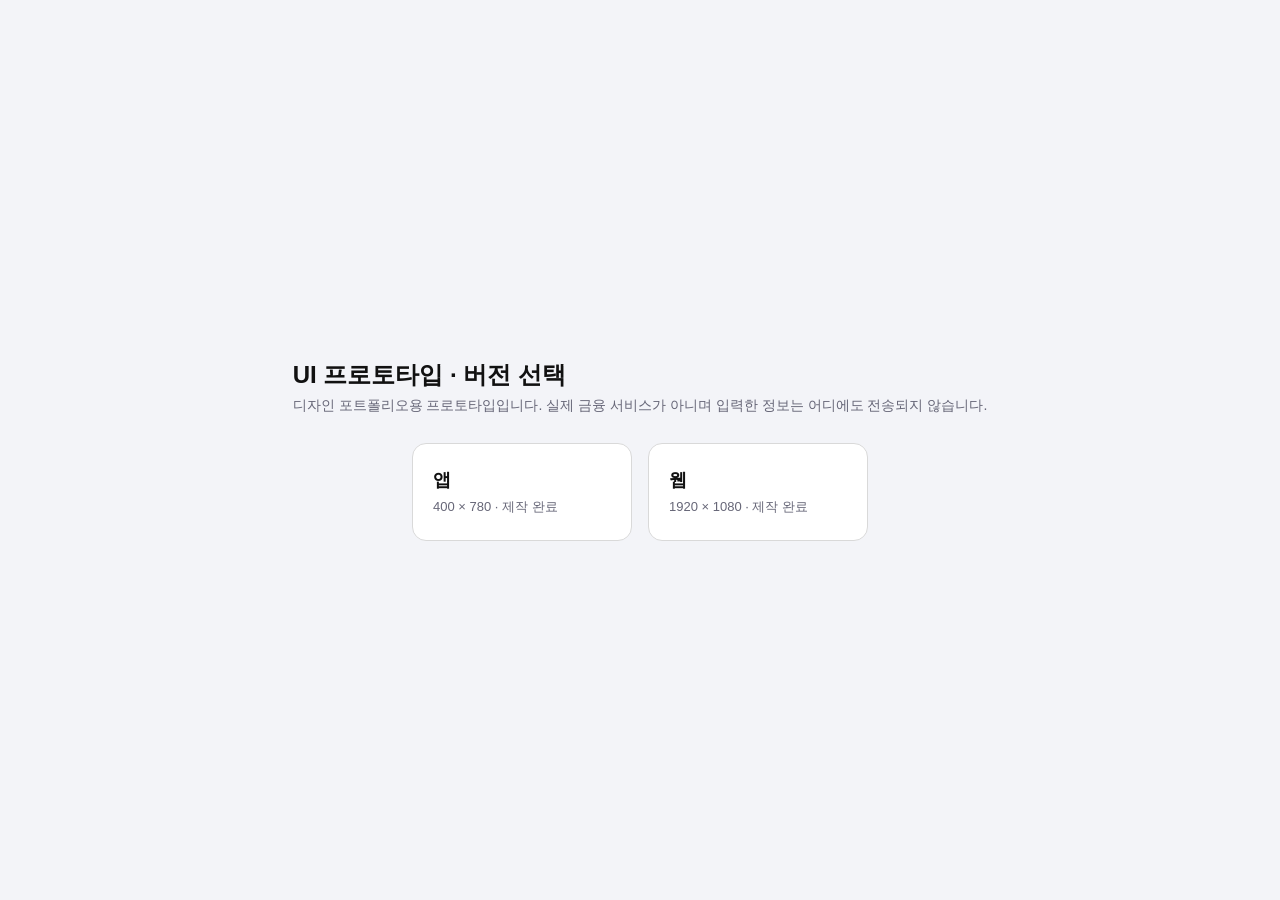
<file: index.html>
<!doctype html>
<html lang="ko"><head><meta charset="utf-8"><meta name="viewport" content="width=device-width,initial-scale=1">
<title>프로토타입 버전 선택</title>
<style>
body{margin:0;min-height:100vh;display:flex;flex-direction:column;align-items:center;justify-content:center;gap:28px;background:#f3f4f8;color:#111;font-family:-apple-system,"Apple SD Gothic Neo","Malgun Gothic",sans-serif;padding:24px;box-sizing:border-box}
h1{font-size:24px;margin:0}p{margin:6px 0 0;color:#667;font-size:14px;text-align:center}
.g{display:flex;gap:16px;flex-wrap:wrap;justify-content:center}
a{width:220px;padding:24px 20px;border-radius:14px;background:#fff;border:1px solid #d9d9d9;text-decoration:none;color:inherit;box-sizing:border-box}
a:hover{border-color:#0a6cff;box-shadow:0 0 0 2px rgba(0,112,255,.75);background:#e8f2ff}
b{display:block;font-size:18px}span{display:block;margin-top:6px;font-size:13px;color:#667}
</style></head><body>
<div><h1>UI 프로토타입 · 버전 선택</h1><p>디자인 포트폴리오용 프로토타입입니다. 실제 금융 서비스가 아니며 입력한 정보는 어디에도 전송되지 않습니다.</p></div>
<div class="g">
  <a href="app/index.html"><b>앱</b><span>400 × 780 · 제작 완료</span></a>
  <a href="web/index.html"><b>웹</b><span>1920 × 1080 · 제작 완료</span></a>
</div></body></html>
</file>
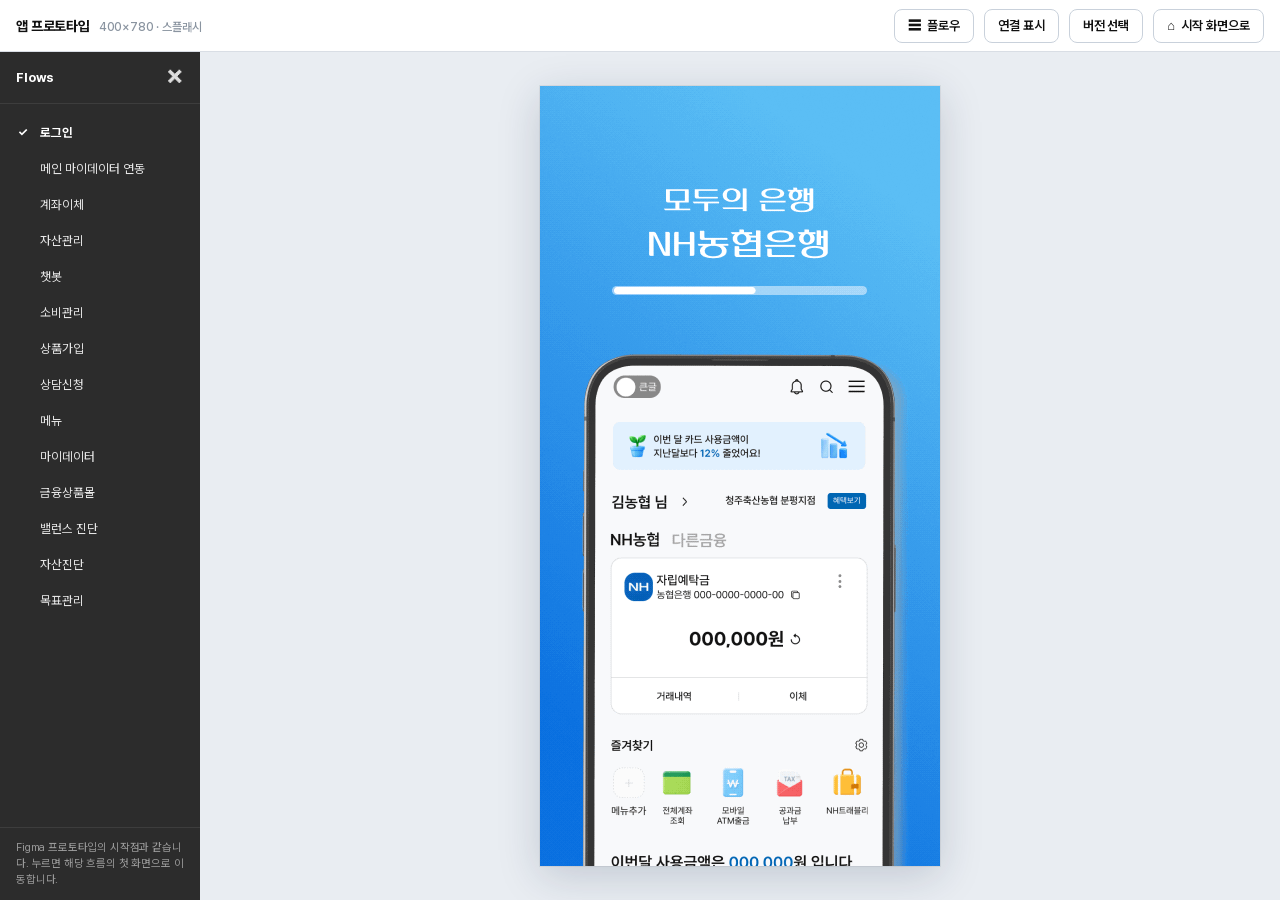
<file: app/index.html>
<!doctype html>
<html lang="ko">
<head>
<meta charset="utf-8">
<meta name="viewport" content="width=device-width,initial-scale=1">
<title>NH 프로토타입(앱 400×780)</title>
<link rel="stylesheet" href="css/core.css">
<link rel="stylesheet" href="css/screens.css">
</head>
<body>
<!-- 프로토타입 도구줄(디자인 바깥 영역) -->
<div id="chrome">
  <div class="ttl">앱 프로토타입 <small>400×780 · <span id="curName"></span></small></div>
  <div id="legend" style="display:none;gap:10px;font-size:11px;color:#555;align-items:center">
    <span><i style="display:inline-block;width:12px;height:12px;border:2px solid #17a34a;vertical-align:-2px"></i> Figma 연결</span>
    <span><i style="display:inline-block;width:12px;height:12px;border:2px dashed #f08c00;vertical-align:-2px"></i> Figma에 없는 보완 연결</span>
    <span><i style="display:inline-block;width:12px;height:12px;border:2px dotted #e03131;vertical-align:-2px"></i> 연결 화면 없음</span>
  </div>
  <button class="tool" id="btnFlows" title="플로우 바로가기 목록을 열고 닫습니다">☰<span class="lbl"> 플로우</span></button>
  <button class="tool" id="btnLinks" title="클릭 가능한 연결을 표시합니다">연결 표시</button>
  <a class="tool" href="../index.html" title="버전 선택">버전 선택</a>
  <button class="tool" id="btnStart" title="언제든 시작 화면으로 돌아갑니다">⌂<span class="lbl"> 시작 화면으로</span></button>
</div>
<aside id="flows" aria-label="플로우 바로가기">
  <div class="fh"><span class="fhT">Flows</span><button id="flowClose" type="button" aria-label="닫기">✕</button></div>
  <div id="flowList"></div>
  <div class="ff">Figma 프로토타입의 시작점과 같습니다. 누르면 해당 흐름의 첫 화면으로 이동합니다.</div>
</aside>
<div id="flowDim" aria-hidden="true"></div>
<div id="wrap"><div id="scaler">
  <main id="device">
    <div id="stage"></div>
    <div id="overlay"></div>
    <div id="toast"></div>
    <div id="loading"></div>
  </main>
</div></div>
<script src="js/core.js"></script>
<script src="js/data.js"></script>
<script src="js/screens-auth.js"></script>
<script src="js/screens-transfer.js"></script>
<script src="js/screens-home.js"></script>
<script src="js/screens-menu.js"></script>
<script src="js/screens-mall.js"></script>
<script src="js/screens-resv.js"></script>
<script src="js/screens-mydata.js"></script>
<script src="js/screens-etc.js"></script>
<script>window.FLOWCFG = { wide: 1000, rail: 600 };</script>
<script src="js/flowpanel.js"></script>
<script>window.HOVER_SEL = '#device [data-go],#device [data-back],#device [data-home],#device [data-act],#device [data-todo],#device [data-k],#device [data-close],#device .clk,#device [data-act2],#device [data-bank],#device [data-seg]';</script>
<script src="js/hover.js"></script>
</body>
</html>
</file>
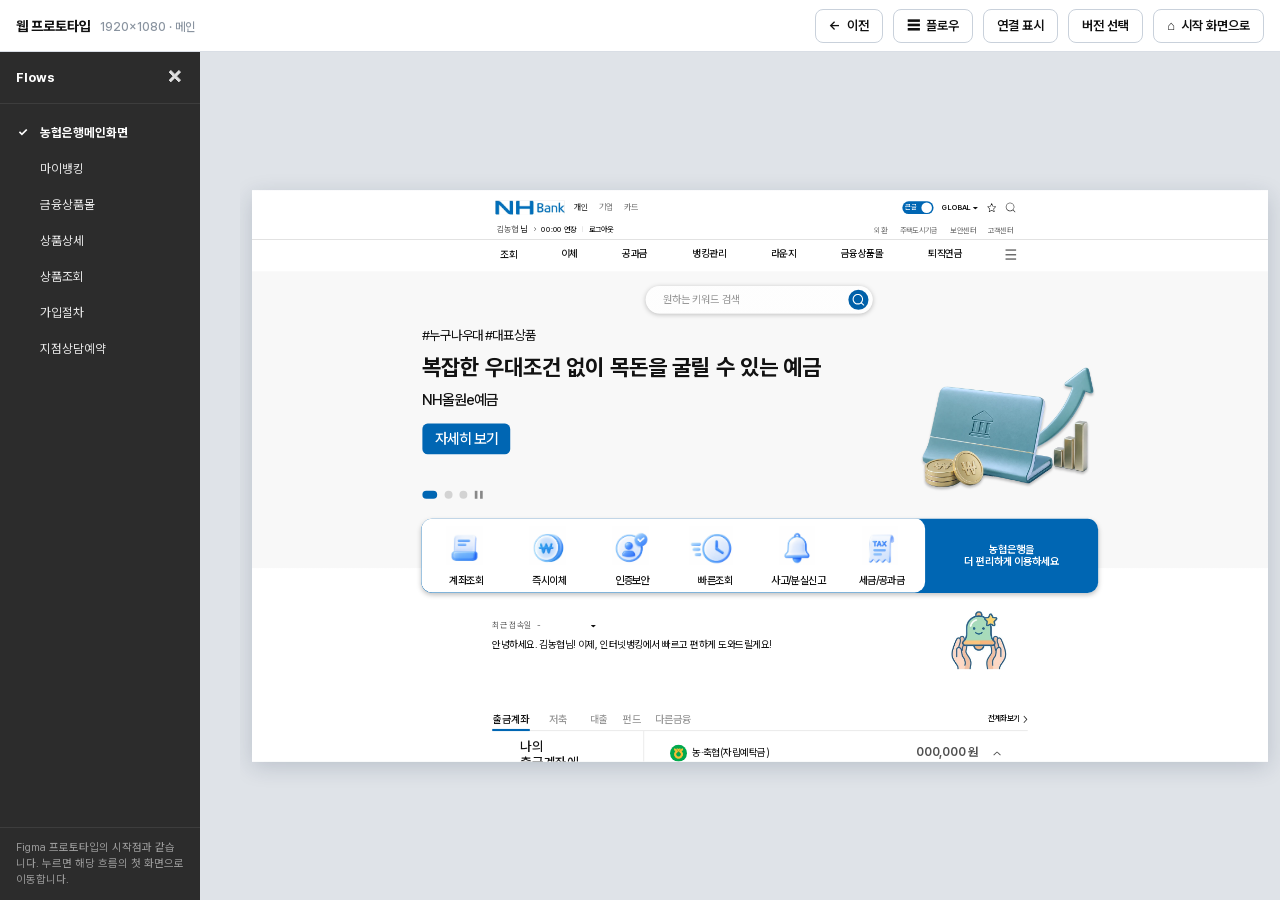
<file: web/index.html>
<!doctype html>
<html lang="ko">
<head>
<meta charset="utf-8">
<meta name="viewport" content="width=device-width,initial-scale=1">
<title>NH 프로토타입(웹 1920×1080)</title>
<link rel="stylesheet" href="css/web.css">
</head>
<body>
<!-- 프로토타입 도구줄(디자인 바깥 영역) -->
<div id="chrome">
  <div class="ttl">웹 프로토타입 <small>1920×1080 · <span id="curName"></span></small></div>
  <div id="legend" style="display:none">
    <span><i class="lg g"></i> Figma 연결</span>
    <span><i class="lg o"></i> Figma에 없는 보완 기능</span>
    <span><i class="lg r"></i> 연결 화면 없음</span>
  </div>
  <button class="tool" id="btnBack" title="이전 화면으로">←<span class="lbl"> 이전</span></button>
  <button class="tool" id="btnFlows" title="플로우 바로가기 목록을 열고 닫습니다">☰<span class="lbl"> 플로우</span></button>
  <button class="tool" id="btnLinks" title="클릭 가능한 연결을 표시합니다">연결 표시</button>
  <a class="tool" href="../index.html">버전 선택</a>
  <button class="tool" id="btnStart" title="언제든 시작 화면으로 돌아갑니다">⌂<span class="lbl"> 시작 화면으로</span></button>
</div>
<aside id="flows" aria-label="플로우 바로가기">
  <div class="fh"><span class="fhT">Flows</span><button id="flowClose" type="button" aria-label="닫기">✕</button></div>
  <div id="flowList"></div>
  <div class="ff">Figma 프로토타입의 시작점과 같습니다. 누르면 해당 흐름의 첫 화면으로 이동합니다.</div>
</aside>
<div id="flowDim" aria-hidden="true"></div>
<div id="wrap"><div id="scaler">
  <main id="stage"></main>
  <div id="toast"></div>
</div></div>
<script src="js/web.js"></script>
<script src="js/enhance.js"></script>
<script>window.FLOWCFG = { wide: 1280, rail: 720 };</script>
<script src="js/flowpanel.js"></script>
<script>window.HOVER_SEL = '#stage [data-go],#stage [data-act],#stage [data-todo],#stage [data-ui]:not([data-ui=dayhl]):not([data-ui=in]),#stage .ui,#stage .drop button';</script>
<script src="js/hover.js"></script>
</body>
</html>
</file>
<file: app/css/core.css>
/* =========================================================
   NH 프로토타입 (앱 400×780) — 공통 스타일
   ========================================================= */
@font-face{
  font-family:"Pretendard Variable";
  font-weight:45 920; font-style:normal; font-display:swap;
  src:url("../assets/fonts/PretendardVariable.woff2") format("woff2-variations");
}
:root{
  --blue:#0066b3; --blue-d:#00579a; --blue-l:#e5f1fb; --ink:#111; --ink2:#333; --g1:#555; --g2:#767676;
  --g3:#999; --g4:#c4c4c4; --line:#dcdcdc; --line2:#ececec; --bg:#f5f6f8; --chip:#f5f5f5;
  --hover:rgba(0,112,255,.16); --hover-line:rgba(0,112,255,.75);
}
*{box-sizing:border-box;margin:0;padding:0;-webkit-tap-highlight-color:transparent}
html,body{height:100%}
body{font-family:"Pretendard Variable",Pretendard,-apple-system,"Apple SD Gothic Neo","Malgun Gothic",sans-serif;
  color:var(--ink);background:#e9edf2;overflow:hidden;-webkit-font-smoothing:antialiased;letter-spacing:-.01em}
button{font:inherit;color:inherit;background:none;border:0;cursor:pointer}
input,select,textarea{font:inherit;color:inherit}
img{display:block;max-width:none}
b{font-weight:700}

/* ---------- 바깥 프레임(프로토타입 도구줄) ---------- */
#chrome{position:fixed;left:0;right:0;top:0;height:52px;display:flex;align-items:center;gap:10px;padding:0 16px;
  background:#fff;border-bottom:1px solid #d9dee5;z-index:50;font-size:13px}
#chrome .ttl{font-weight:700;font-size:14px;margin-right:auto;white-space:nowrap;overflow:hidden;text-overflow:ellipsis}
#chrome .ttl small{font-weight:500;color:#8a94a0;margin-left:6px;font-size:12px}
.tool{text-decoration:none;color:#111;height:34px;padding:0 13px;border:1px solid #c9d1db;border-radius:8px;background:#fff;font-weight:600;font-size:13px;
  display:inline-flex;align-items:center;gap:6px;white-space:nowrap;transition:.12s}
.tool:hover{background:#e3f0ff;border-color:#0a6cff;color:#0a5fe0}
.tool.on{background:#0a6cff;border-color:#0a6cff;color:#fff}
#wrap{position:fixed;left:240px;right:0;top:52px;bottom:0;display:flex;align-items:center;justify-content:center}
body.flowsHidden #wrap{left:0}
/* ---------- 플로우 바로가기 패널 (Figma Flows 스타일) ---------- */
#flows{position:fixed;left:0;top:52px;bottom:0;width:240px;background:#2c2c2c;color:#fff;z-index:40;display:flex;flex-direction:column;
  font-family:Inter,"Pretendard Variable",Pretendard,sans-serif}
body.flowsHidden #flows{display:none}
#flows .fh{display:flex;align-items:center;justify-content:space-between;height:52px;padding:0 10px 0 16px;border-bottom:1px solid #3d3d3d;font-size:13px;font-weight:700}
#flows .fh button{width:30px;height:30px;border-radius:6px;color:#ddd;display:flex;align-items:center;justify-content:center;font-size:18px}
#flows .fh button:hover{background:#0a6cff;color:#fff}
#flowList{flex:1;overflow-y:auto;padding:10px 8px}
#flowList button{display:flex;align-items:center;gap:10px;width:100%;height:36px;padding:0 10px;border-radius:6px;color:#e6e6e6;font-size:12.5px;text-align:left}
#flowList button i{width:12px;font-style:normal;font-size:12px;visibility:hidden}
#flowList button.on{color:#fff;font-weight:700}
#flowList button.on i{visibility:visible}
#flowList button:hover{background:#0a6cff;color:#fff}
#flows .ff{padding:12px 16px;border-top:1px solid #3d3d3d;font-size:11px;line-height:16px;color:#9a9a9a}
/* ---------- Flows 패널 반응형 ----------
   넓은 화면: 펼친 패널(창 폭에 따라 200~240px)이 무대를 밀어냄
   중간 화면: 번호만 있는 얇은 띠(56px) → 마우스를 올리거나 ☰ 를 누르면 무대 위로 펼쳐짐
   좁은 화면: 숨김 → ☰ 를 누르면 서랍처럼 열리고 바깥을 누르면 닫힘 */
:root{--fw:clamp(200px,15vw,240px)}
#flows{width:var(--fw);transition:width .18s ease,transform .22s ease,box-shadow .18s}
#wrap{left:var(--fw);transition:left .18s ease}
body.flowsHidden #wrap{left:0!important}
#flowList button .no{display:none;width:28px;height:28px;border-radius:50%;flex:none;align-items:center;justify-content:center;font-size:12px;font-weight:700;background:#3d3d3d;color:#ddd}
#flowList button.on .no{background:#0a6cff;color:#fff}
#flowList button span{white-space:nowrap;overflow:hidden;text-overflow:ellipsis}
#flowDim{display:none;position:fixed;inset:52px 0 0 0;background:rgba(0,0,0,.35);z-index:39}

/* 중간: 얇은 띠 */
body.fl-rail #wrap{left:56px}
body.fl-rail #flows{width:56px;overflow:hidden}
body.fl-rail:not(.fl-open) #flows:not(:hover) .fhT,
body.fl-rail:not(.fl-open) #flows:not(:hover) .fh button,
body.fl-rail:not(.fl-open) #flows:not(:hover) .ff,
body.fl-rail:not(.fl-open) #flows:not(:hover) #flowList i,
body.fl-rail:not(.fl-open) #flows:not(:hover) #flowList span{display:none}
body.fl-rail:not(.fl-open) #flows:not(:hover) .fh{justify-content:center;padding:0}
body.fl-rail:not(.fl-open) #flows:not(:hover) .fh::after{content:"☰";font-size:16px;color:#bbb}
body.fl-rail:not(.fl-open) #flows:not(:hover) #flowList{padding:10px 6px}
body.fl-rail:not(.fl-open) #flows:not(:hover) #flowList button{justify-content:center;padding:0;height:40px}
body.fl-rail:not(.fl-open) #flows:not(:hover) #flowList .no{display:flex}
body.fl-rail #flows:hover,body.fl-rail.fl-open #flows{width:240px;box-shadow:8px 0 24px rgba(0,0,0,.35);transition-delay:.12s}
body.fl-rail.fl-open #flows{transition-delay:0s}

/* 좁은: 서랍 */
body.fl-drawer #wrap{left:0}
body.fl-drawer #flows{width:min(260px,82vw);transform:translateX(-102%)}
body.fl-drawer.fl-open #flows{transform:none;box-shadow:8px 0 24px rgba(0,0,0,.35)}
body.fl-drawer.fl-open #flowDim{display:block}
#flowList button{min-height:36px}
#scaler{width:400px;height:780px;transform-origin:center center;flex:none}
#device{position:relative;width:400px;height:780px;background:#fff;overflow:hidden;
  box-shadow:0 10px 40px rgba(20,40,70,.18),0 0 0 1px rgba(0,0,0,.06)}
#stage,#overlay,#loading{position:absolute;inset:0}
#overlay{pointer-events:none;z-index:20}
#overlay>*{pointer-events:auto}
#loading{z-index:40;display:none;background:#fff}
#loading img{width:400px;height:780px}

/* ---------- 화면 ---------- */
.scr{position:absolute;inset:0;background:#fff;display:flex;flex-direction:column;overflow:hidden}
.scr.in{animation:scrIn .22s ease-out}
.scr.inb{animation:scrInB .22s ease-out}
.scr.fade{animation:fade .25s ease-out}
@keyframes scrIn{from{transform:translateX(36px);opacity:0}to{transform:none;opacity:1}}
@keyframes scrInB{from{transform:translateX(-36px);opacity:0}to{transform:none;opacity:1}}
@keyframes fade{from{opacity:0}to{opacity:1}}
.bd{flex:1;min-height:0;overflow-y:auto;overflow-x:hidden;position:relative;scrollbar-width:none;overscroll-behavior:contain}
.bd::-webkit-scrollbar,.hs::-webkit-scrollbar{display:none}
.hs{display:flex;overflow-x:auto;scrollbar-width:none;scroll-snap-type:x proximity}
.abs{position:absolute}
.fix{position:relative;flex:1;min-height:0}       /* 고정(절대배치) 화면용 */
.c{text-align:center}.r{text-align:right}
.row{display:flex;align-items:center}
.sp{flex:1}
.gray{background:var(--bg)}

/* ---------- 클릭 가능한 요소: 파란색 호버 ---------- */
[data-go],[data-back],[data-home],[data-act],[data-todo],[data-k],[data-close],.clk{cursor:pointer;
  transition:box-shadow .12s, filter .12s}
/* ---------- 파란색 호버 (곱하기 덮개: 흰 배경 이미지도 티 나지 않음 / 선은 원래 상자 있는 요소만) ---------- */
.hv:hover::after{content:"";position:absolute;inset:0;border-radius:var(--hvr,6px);background:#cfe2ff;mix-blend-mode:multiply;pointer-events:none;z-index:60}
.hv.bx:hover{outline:2px solid rgba(0,112,255,.75);outline-offset:1px}
.hv.fx:hover::after{display:none}
.hv.fx:hover{filter:var(--f) drop-shadow(0 0 7px rgba(0,112,255,.75))!important}
svg[data-go]:hover,svg[data-act]:hover,svg[data-todo]:hover,svg[data-ui]:hover{filter:drop-shadow(0 0 3px rgba(0,112,255,.9))}
[data-go]:active,[data-back]:active,[data-act]:active,[data-k]:active,[data-todo]:active{filter:brightness(.94)}
/* 연결 표시 모드 */
.links [data-go],.links [data-back],.links [data-home]{outline:2px solid #17a34a;outline-offset:-2px}
.links [data-go][data-u]{outline:2px dashed #f08c00}
.links [data-todo]{outline:2px dotted #e03131;outline-offset:-2px}
.links [data-act]{outline:1px solid #7950f2;outline-offset:-1px}

/* ---------- 헤더 ---------- */
.hd{position:relative;height:56px;flex:none;background:#fff;z-index:3}
.hd .t{position:absolute;left:70px;right:70px;top:0;line-height:56px;text-align:center;font-size:16px;font-weight:700}
.hd .b{position:absolute;left:14px;top:9px;width:40px;height:38px;display:flex;align-items:center;justify-content:center;--hr:10px}
.hd .rt{position:absolute;right:12px;top:9px;height:38px;display:flex;align-items:center;gap:4px}
.hd .rt>*{min-width:34px;height:34px;display:flex;align-items:center;justify-content:center;padding:0 6px;font-size:14px;color:var(--g1)}
.hd.line{border-bottom:1px solid var(--line2)}
.prog{position:absolute;left:0;bottom:0;height:2px;background:var(--blue);transition:width .3s}
.hd.pg{border-bottom:1px solid var(--line2)}
.step{display:flex;justify-content:space-between;align-items:center;padding:0 16px 0 17px;height:70px;font-size:14px;color:var(--ink2)}
.step b{font-weight:700;color:#111}.step i{font-style:normal;color:var(--g3)}

/* ---------- 버튼 ---------- */
.btn{display:flex;align-items:center;justify-content:center;height:58px;border-radius:10px;background:var(--blue);color:#fff;
  font-size:18px;font-weight:700;width:100%;--hr:10px}
.btn.o{background:#fff;color:#777;border:1px solid var(--line);font-weight:600}
.btn.g{background:#757575}
.btn.lg{background:#d9d9d9;color:#8a8a8a}
.btn:disabled,.btn.dis{background:#c9ced4;color:#fff;pointer-events:none}
.cta{position:absolute;left:17px;right:17px;bottom:13px;display:flex;gap:11px;z-index:4}
.ft{flex:none;padding:10px 17px 13px;background:#fff;display:flex;gap:11px;z-index:4}
.ft.sh{box-shadow:0 -6px 14px rgba(0,0,0,.04)}

/* ---------- 칩 / 탭 ---------- */
.chips{display:flex;gap:7px;flex-wrap:nowrap}
.chip{height:33px;padding:0 15px;border-radius:17px;background:var(--chip);color:var(--g1);font-size:14px;display:inline-flex;
  align-items:center;white-space:nowrap;flex:none;--hr:17px}
.chip.on{background:var(--blue);color:#fff;font-weight:600}
.chip.ol{background:#fff;border:1px solid var(--line)}
.chip.ol.on{background:var(--blue);border-color:var(--blue)}
.pchip{height:26px;padding:0 10px;border-radius:13px;background:var(--chip);color:var(--g3);font-size:12.5px;display:inline-flex;align-items:center;flex:none;--hr:13px}

/* ---------- 키패드 ---------- */
.kp{position:absolute;left:0;right:0;display:grid}
.kp button{display:flex;align-items:center;justify-content:center;font-weight:500;color:#444;--hr:14px}
.kp button:empty{pointer-events:none}
.dots{position:absolute;left:0;right:0;display:flex;justify-content:center}
.dots i{border-radius:50%;background:#d9d9d9;transition:.12s}
.dots i.on{background:var(--blue)}

/* ---------- 시트 / 모달 ---------- */
.dim{position:absolute;inset:0;background:rgba(0,0,0,.52);animation:fade .2s}
.dim.none{background:transparent}
.sheet{position:absolute;left:0;right:0;bottom:0;background:#fff;border-radius:24px 24px 0 0;animation:up .26s cubic-bezier(.2,.8,.2,1);overflow:hidden}
@keyframes up{from{transform:translateY(100%)}to{transform:none}}
.sheet .x,.xbtn{position:absolute;width:36px;height:36px;display:flex;align-items:center;justify-content:center;--hr:18px}
.pop{position:absolute;background:#fff;border-radius:16px;animation:pop .2s ease-out}
@keyframes pop{from{transform:scale(.94);opacity:0}to{transform:none;opacity:1}}
#toast{position:absolute;left:20px;right:20px;bottom:86px;z-index:45;display:flex;justify-content:center;pointer-events:none}
#toast div{background:rgba(25,31,40,.92);color:#fff;font-size:13px;line-height:1.45;padding:10px 16px;border-radius:12px;text-align:center;
  animation:pop .18s;max-width:340px}
#toast small{display:block;color:#9ecbff;font-size:11px;margin-bottom:2px;font-weight:600}

/* ---------- 폼 ---------- */
.inp{display:flex;align-items:center;border:1px solid var(--line);border-radius:8px;background:#fff;height:51px;padding:0 13px;font-size:16px}
.inp input{border:0;outline:0;background:none;flex:1;min-width:0;height:100%}
.inp input::placeholder,.ph{color:#999}
.inp:focus-within{border-color:var(--blue);box-shadow:0 0 0 1px var(--blue)}
.chk{width:20px;height:20px;border-radius:50%;background:#c9ced4;flex:none;display:inline-flex;align-items:center;justify-content:center;transition:.12s}
.chk.on{background:var(--blue)}
.chk svg{width:11px;height:11px}

/* ---------- 하단 탭바 ---------- */
.tab{flex:none;height:78px;background:#fff;display:flex;padding:0 0 0;border-top:1px solid #f0f0f0;z-index:4}
.tab a{flex:1;display:flex;flex-direction:column;align-items:center;justify-content:center;gap:8px;font-size:12px;color:#333;padding-top:2px;--hr:12px}
.tab a.on{color:var(--blue)}
.tab.pick a.on{color:#333} /* 탭 선택창: 아이콘만 강조 (Figma 145:152/154) */
.tab a svg{width:24px;height:24px}

/* ---------- 공통 카드 ---------- */
.card{background:#fff;border:1px solid var(--line);border-radius:12px}
.sec{background:#fff}
.hr8{height:8px;background:var(--bg)}
.kv{display:flex;justify-content:space-between;align-items:flex-start;font-size:13px;line-height:20px}
.kv span{color:var(--g2)}.kv b{font-weight:600;text-align:right}
.ico{display:inline-flex;align-items:center;justify-content:center;flex:none}
[data-act2],[data-bank],[data-seg]{cursor:pointer;transition:box-shadow .12s}


/* 좁은 화면: 제목 숨기고 버튼은 아이콘만 → 시작 화면 버튼이 항상 보이게 */
@media (max-width:640px){#chrome{gap:6px;padding:0 8px}#chrome .ttl,#legend{display:none!important}.tool{padding:0 9px;font-size:12px}.tool .lbl{display:none}#chrome .tool:first-of-type{margin-left:auto}#chrome{justify-content:flex-end}}
</file>
<file: app/css/screens.css>
/* 슬라이더(만기금액 계산기) */
.rg{-webkit-appearance:none;appearance:none;display:block;width:100%;height:5px;border-radius:3px;background:#e6e8ec;outline:0;cursor:pointer}
.rg::-webkit-slider-thumb{-webkit-appearance:none;width:16px;height:16px;border-radius:50%;background:#3d5bf0;box-shadow:0 2px 5px rgba(40,60,200,.45);border:0}
.rg::-moz-range-thumb{width:16px;height:16px;border-radius:50%;background:#3d5bf0;border:0}
.rg:hover::-webkit-slider-thumb{box-shadow:0 0 0 5px rgba(0,112,255,.25)}
/* 도넛 차트 등장 애니메이션 */
.dnA{animation:dn .9s ease-out both}
@keyframes dn{from{stroke-dasharray:0 var(--c)}}
.areaFill{animation:fade .6s ease-out}
#gName::placeholder{color:#111}
</file>
<file: web/css/web.css>
/* NH 프로토타입 (웹 1920×1080) */
@font-face{font-family:"Pretendard Variable";font-weight:45 920;font-style:normal;font-display:swap;
  src:url("../assets/fonts/PretendardVariable.woff2") format("woff2-variations")}
*{box-sizing:border-box;margin:0;padding:0}
html,body{height:100%}
body{font-family:"Pretendard Variable",Pretendard,-apple-system,"Apple SD Gothic Neo","Malgun Gothic",sans-serif;background:#dfe3e8;overflow:hidden;
  -webkit-font-smoothing:antialiased;color:#111}
button{font:inherit;color:inherit;background:none;border:0;cursor:pointer}
input,select{font:inherit;color:inherit}

/* ---------- 도구줄 ---------- */
#chrome{position:fixed;left:0;right:0;top:0;height:52px;display:flex;align-items:center;gap:10px;padding:0 16px;background:#fff;border-bottom:1px solid #d9dee5;z-index:50;font-size:13px}
#chrome .ttl{font-weight:700;font-size:14px;margin-right:auto;white-space:nowrap;overflow:hidden;text-overflow:ellipsis}
#chrome .ttl small{font-weight:500;color:#8a94a0;margin-left:6px;font-size:12px}
#legend{display:flex;gap:10px;font-size:11px;color:#555;align-items:center}
.lg{display:inline-block;width:12px;height:12px;vertical-align:-2px;border:2px solid #17a34a}.lg.o{border:2px dashed #f08c00}.lg.r{border:2px dotted #e03131}
.tool{height:34px;padding:0 13px;border:1px solid #c9d1db;border-radius:8px;background:#fff;font-weight:600;font-size:13px;display:inline-flex;align-items:center;gap:6px;white-space:nowrap;text-decoration:none;color:#111}
.tool:hover{background:#e3f0ff;border-color:#0a6cff;color:#0a5fe0}
.tool.on{background:#0a6cff;border-color:#0a6cff;color:#fff}

/* ---------- Flows 패널 ---------- */
#flows{position:fixed;left:0;top:52px;bottom:0;width:240px;background:#2c2c2c;color:#fff;z-index:40;display:flex;flex-direction:column}
body.flowsHidden #flows{display:none}
#flows .fh{display:flex;align-items:center;justify-content:space-between;height:52px;padding:0 10px 0 16px;border-bottom:1px solid #3d3d3d;font-size:13px;font-weight:700}
#flows .fh button{width:30px;height:30px;border-radius:6px;color:#ddd;font-size:16px}
#flows .fh button:hover{background:#0a6cff;color:#fff}
#flowList{flex:1;overflow-y:auto;padding:10px 8px}
#flowList button{display:flex;align-items:center;gap:10px;width:100%;height:36px;padding:0 10px;border-radius:6px;color:#e6e6e6;font-size:12.5px;text-align:left}
#flowList button i{width:12px;font-style:normal;font-size:12px;visibility:hidden}
#flowList button.on{color:#fff;font-weight:700}
#flowList button.on i{visibility:visible}
#flowList button:hover{background:#0a6cff;color:#fff}
#flows .ff{padding:12px 16px;border-top:1px solid #3d3d3d;font-size:11px;line-height:16px;color:#9a9a9a}
/* ---------- Flows 패널 반응형 ----------
   넓은 화면: 펼친 패널(창 폭에 따라 200~240px)이 무대를 밀어냄
   중간 화면: 번호만 있는 얇은 띠(56px) → 마우스를 올리거나 ☰ 를 누르면 무대 위로 펼쳐짐
   좁은 화면: 숨김 → ☰ 를 누르면 서랍처럼 열리고 바깥을 누르면 닫힘 */
:root{--fw:clamp(200px,15vw,240px)}
#flows{width:var(--fw);transition:width .18s ease,transform .22s ease,box-shadow .18s}
#wrap{left:var(--fw);transition:left .18s ease}
body.flowsHidden #wrap{left:0!important}
#flowList button .no{display:none;width:28px;height:28px;border-radius:50%;flex:none;align-items:center;justify-content:center;font-size:12px;font-weight:700;background:#3d3d3d;color:#ddd}
#flowList button.on .no{background:#0a6cff;color:#fff}
#flowList button span{white-space:nowrap;overflow:hidden;text-overflow:ellipsis}
#flowDim{display:none;position:fixed;inset:52px 0 0 0;background:rgba(0,0,0,.35);z-index:39}

/* 중간: 얇은 띠 */
body.fl-rail #wrap{left:56px}
body.fl-rail #flows{width:56px;overflow:hidden}
body.fl-rail:not(.fl-open) #flows:not(:hover) .fhT,
body.fl-rail:not(.fl-open) #flows:not(:hover) .fh button,
body.fl-rail:not(.fl-open) #flows:not(:hover) .ff,
body.fl-rail:not(.fl-open) #flows:not(:hover) #flowList i,
body.fl-rail:not(.fl-open) #flows:not(:hover) #flowList span{display:none}
body.fl-rail:not(.fl-open) #flows:not(:hover) .fh{justify-content:center;padding:0}
body.fl-rail:not(.fl-open) #flows:not(:hover) .fh::after{content:"☰";font-size:16px;color:#bbb}
body.fl-rail:not(.fl-open) #flows:not(:hover) #flowList{padding:10px 6px}
body.fl-rail:not(.fl-open) #flows:not(:hover) #flowList button{justify-content:center;padding:0;height:40px}
body.fl-rail:not(.fl-open) #flows:not(:hover) #flowList .no{display:flex}
body.fl-rail #flows:hover,body.fl-rail.fl-open #flows{width:240px;box-shadow:8px 0 24px rgba(0,0,0,.35);transition-delay:.12s}
body.fl-rail.fl-open #flows{transition-delay:0s}

/* 좁은: 서랍 */
body.fl-drawer #wrap{left:0}
body.fl-drawer #flows{width:min(260px,82vw);transform:translateX(-102%)}
body.fl-drawer.fl-open #flows{transform:none;box-shadow:8px 0 24px rgba(0,0,0,.35)}
body.fl-drawer.fl-open #flowDim{display:block}
#flowList button{min-height:36px}

/* ---------- 무대 ---------- */
#wrap{position:fixed;left:240px;right:0;top:52px;bottom:0;display:flex;align-items:center;justify-content:center;overflow:hidden}
body.flowsHidden #wrap{left:0}
#scaler{position:relative;width:1920px;height:1080px;flex:none;transform-origin:center center}
#stage{position:absolute;inset:0;background:#fff;overflow:hidden;box-shadow:0 10px 40px rgba(20,40,70,.18)}
.pg{position:absolute;inset:0;overflow:hidden}
.pg.in{animation:fade .18s ease-out}
@keyframes fade{from{opacity:0}to{opacity:1}}
.pg .head{position:absolute;left:0;top:0;width:1920px;z-index:5}
.pg .body{position:absolute;left:0;width:1920px;overflow-y:auto;overflow-x:hidden;z-index:1;scrollbar-width:thin}
.pg .body>.in{position:relative;width:1920px}
.pg .fixed{position:absolute;inset:0;z-index:6}

/* ---------- Figma 변환 요소 ---------- */
.b,.t,.t1,.l,.v{position:absolute}
.t,.t1{display:flex;flex-direction:column}
.t1>span{white-space:nowrap}
.t{word-break:keep-all;overflow-wrap:anywhere}
.v{overflow:visible}
.l{display:block}

/* ---------- 클릭 가능한 요소: 파란색 호버 ---------- */
[data-go],[data-act],[data-todo],.ui,[data-ui]:not([data-ui=dayhl]){cursor:pointer}
/* ---------- 파란색 호버 (곱하기 덮개: 흰 배경 이미지도 티 나지 않음 / 선은 원래 상자 있는 요소만) ---------- */
.hv:hover::after{content:"";position:absolute;inset:0;border-radius:var(--hvr,6px);background:#cfe2ff;mix-blend-mode:multiply;pointer-events:none;z-index:60}
.hv.bx:hover{outline:2px solid rgba(0,112,255,.75);outline-offset:1px}
.hv.fx:hover::after{display:none}
.hv.fx:hover{filter:var(--f) drop-shadow(0 0 7px rgba(0,112,255,.75))!important}
svg[data-go]:hover,svg[data-act]:hover,svg[data-todo]:hover,svg[data-ui]:hover{filter:drop-shadow(0 0 3px rgba(0,112,255,.9))}
.links [data-go]{outline:3px solid #17a34a;outline-offset:-2px}
.links [data-go][data-u],.links [data-act][data-u]{outline:3px dashed #f08c00}
.links [data-ui]:not([data-ui=dayhl]):not([data-go]){outline:2px dashed #f08c00;outline-offset:-1px}
.links [data-todo]{outline:3px dotted #e03131;outline-offset:-2px}

/* ---------- 보완 UI (Figma 스타일 유지) ---------- */
.inp-real{position:absolute;border:0;outline:0;background:transparent;font-size:inherit;color:#111}
.inp-real::placeholder{color:#999}
.on-blue{background:#0066b3!important;color:#fff!important}
#gnb2{position:absolute;left:0;width:1920px;z-index:20;box-shadow:0 12px 24px rgba(0,0,0,.08)}
.dim{position:absolute;inset:0;background:rgba(0,0,0,.45);z-index:30}
.modal{position:absolute;background:#fff;border-radius:16px;z-index:31;box-shadow:0 20px 60px rgba(0,0,0,.25)}
#toast{position:absolute;left:0;right:0;bottom:60px;display:flex;justify-content:center;pointer-events:none;z-index:60}
#toast div{background:rgba(25,31,40,.94);color:#fff;font-size:22px;line-height:1.45;padding:16px 28px;border-radius:16px;text-align:center;max-width:900px;animation:fade .15s}
#toast small{display:block;color:#9ecbff;font-size:17px;margin-bottom:3px;font-weight:600}
.drop{position:absolute;background:#fff;border:1px solid #d9d9d9;border-radius:8px;box-shadow:0 10px 30px rgba(0,0,0,.12);z-index:25;padding:6px 0;font-size:16px}
.drop button{display:block;width:100%;padding:10px 16px;text-align:left}
.drop button:hover{background:#e8f2ff;color:#0a5fe0}

/* 좁은 화면: 제목 숨기고 버튼은 아이콘만 → 시작 화면 버튼이 항상 보이게 */
@media (max-width:640px){#chrome{gap:6px;padding:0 8px}#chrome .ttl,#legend{display:none!important}.tool{padding:0 9px;font-size:12px}.tool .lbl{display:none}#chrome .tool:first-of-type{margin-left:auto}#chrome{justify-content:flex-end}}
</file>
